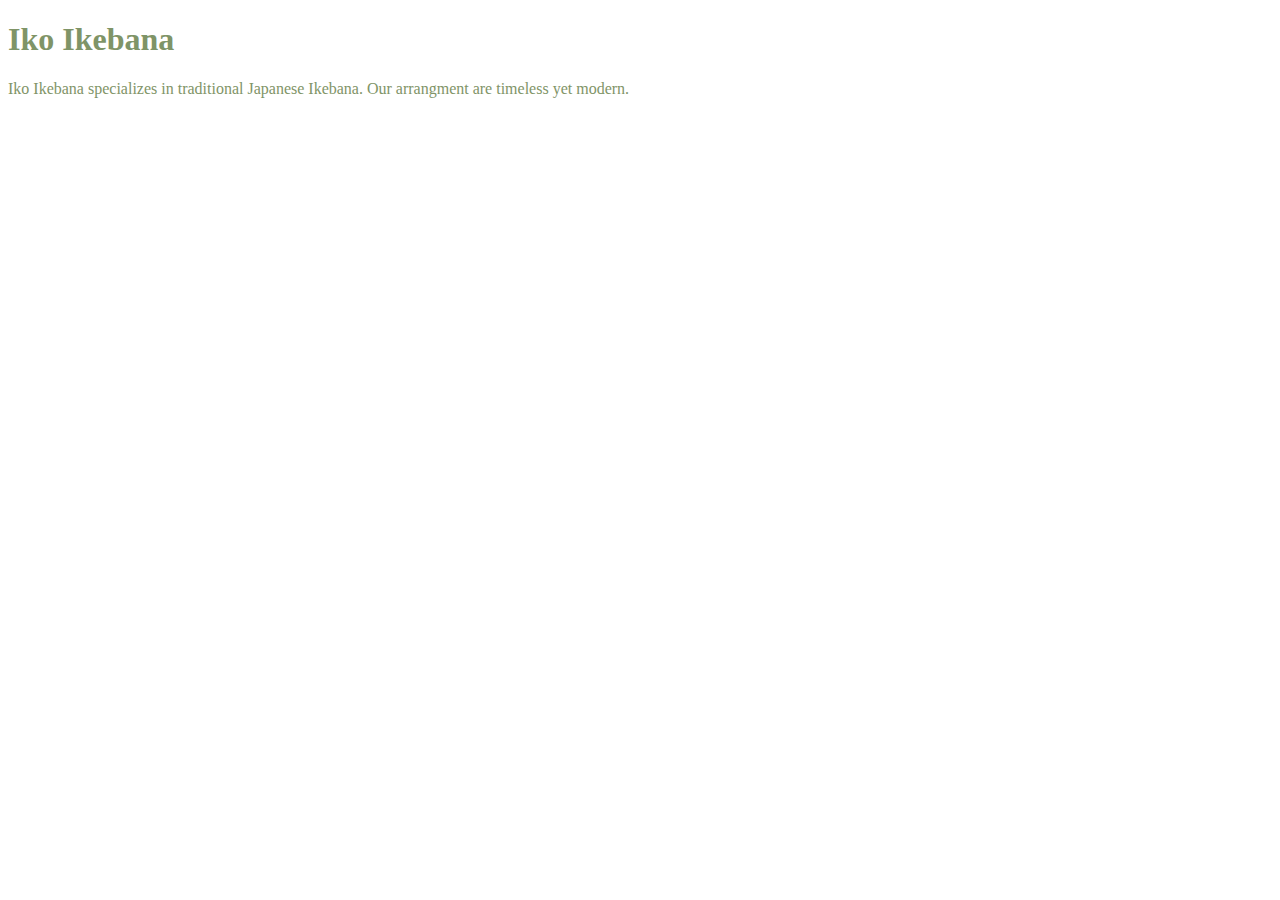
<file: unit_1/index.html>
<!DOCTYPE html>
<html>

<head>
<link rel="stylesheet" type="text/css" href="css/style.css">


<title>Iko Ikebana</title>

</head>

<body>

<h1>Iko Ikebana</h1>
<p>Iko Ikebana specializes in traditional Japanese Ikebana. Our arrangment are timeless yet modern.</p>

</body>

</html>
</file>
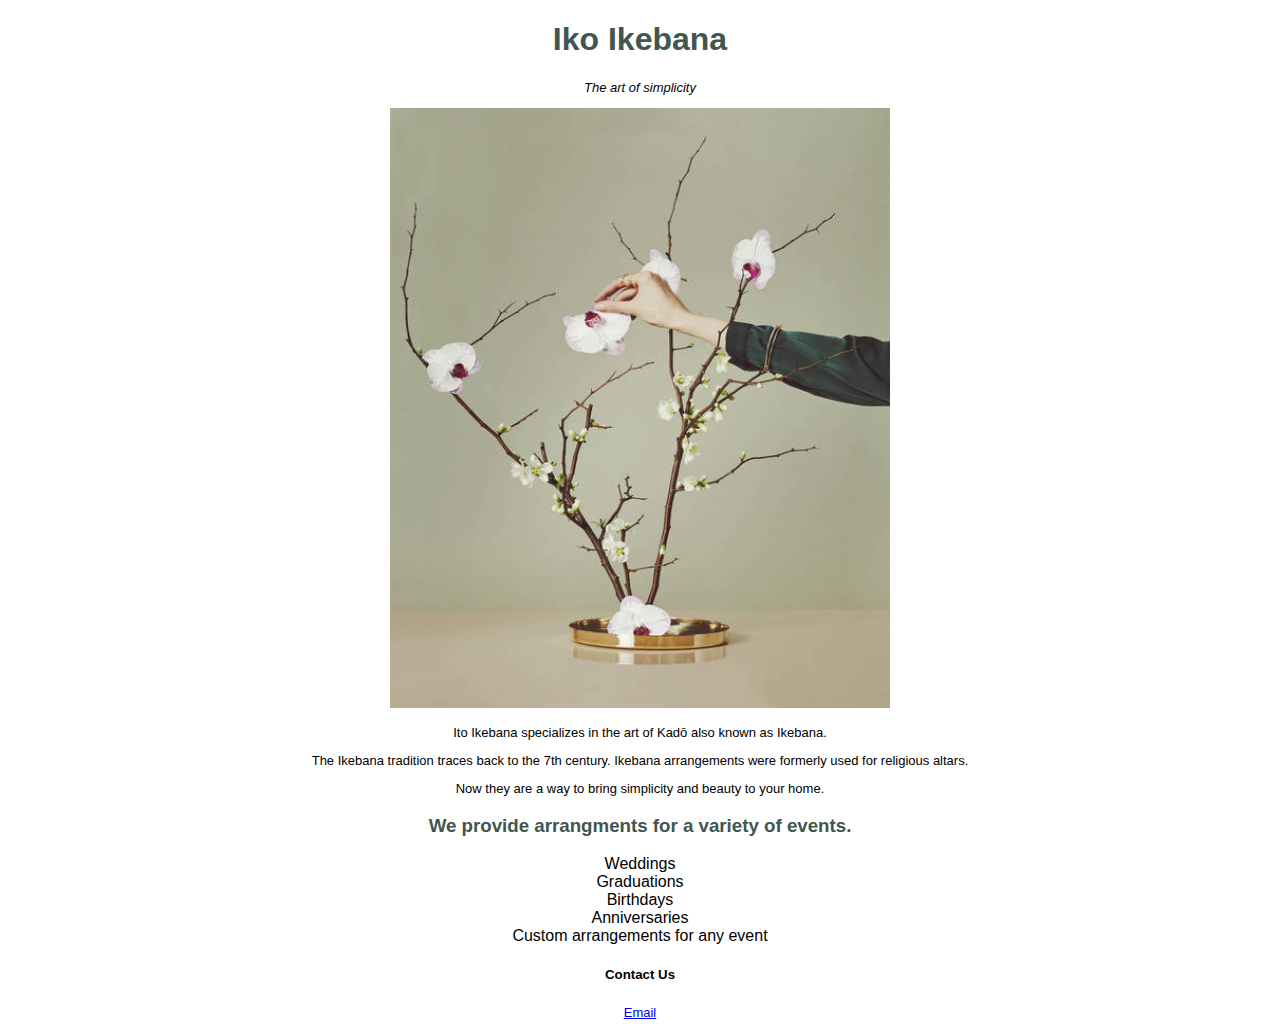
<file: unit_3/index.html>
<!DOCTYPE html>

<html>



<head>
<link rel="stylesheet" type="text/css" href="css/style.css">

	<title>Iko Ikebana</title>

</head>




<body>
<h1>Iko Ikebana</h1>
<p id="slogan">The art of simplicity</p>

<!-- insert image carousel -->

<img src="img/hero_image.jpg" alt="ikebana arrangement" title="ikebana arrangement with orchids" style="width:500px;height:600px;" id="hero_image">

	<p>Ito Ikebana specializes in the art of Kadō also known as Ikebana.</p>

		<p>The Ikebana tradition traces back to the 7th century. 
Ikebana arrangements were formerly used for religious altars.</p> 

	<p>Now they are a way to bring simplicity and beauty to your home.</p>

<div>
	<!-- insert images -->

</div>


<div>
	
	<!-- insert images -->
</div>


<h3>We provide arrangments for a variety of events.</h3>
<ul>
<li>Weddings</li>
<li>Graduations</li>
<li>Birthdays</li>
<li>Anniversaries</li>
<li>Custom arrangements for any event</li>			
</ul>


<!-- Insert images from instagram/ examples of work -->


<h5>Contact Us</h5>
<p> 
	<a href="mailto:tatjanavoves@gmail.com?Subject=Hello" target="_top">Email</a>
</p>

<footer>
	
	<!-- insert contact information and social media here -->

</footer>


</body>





</html>
</file>
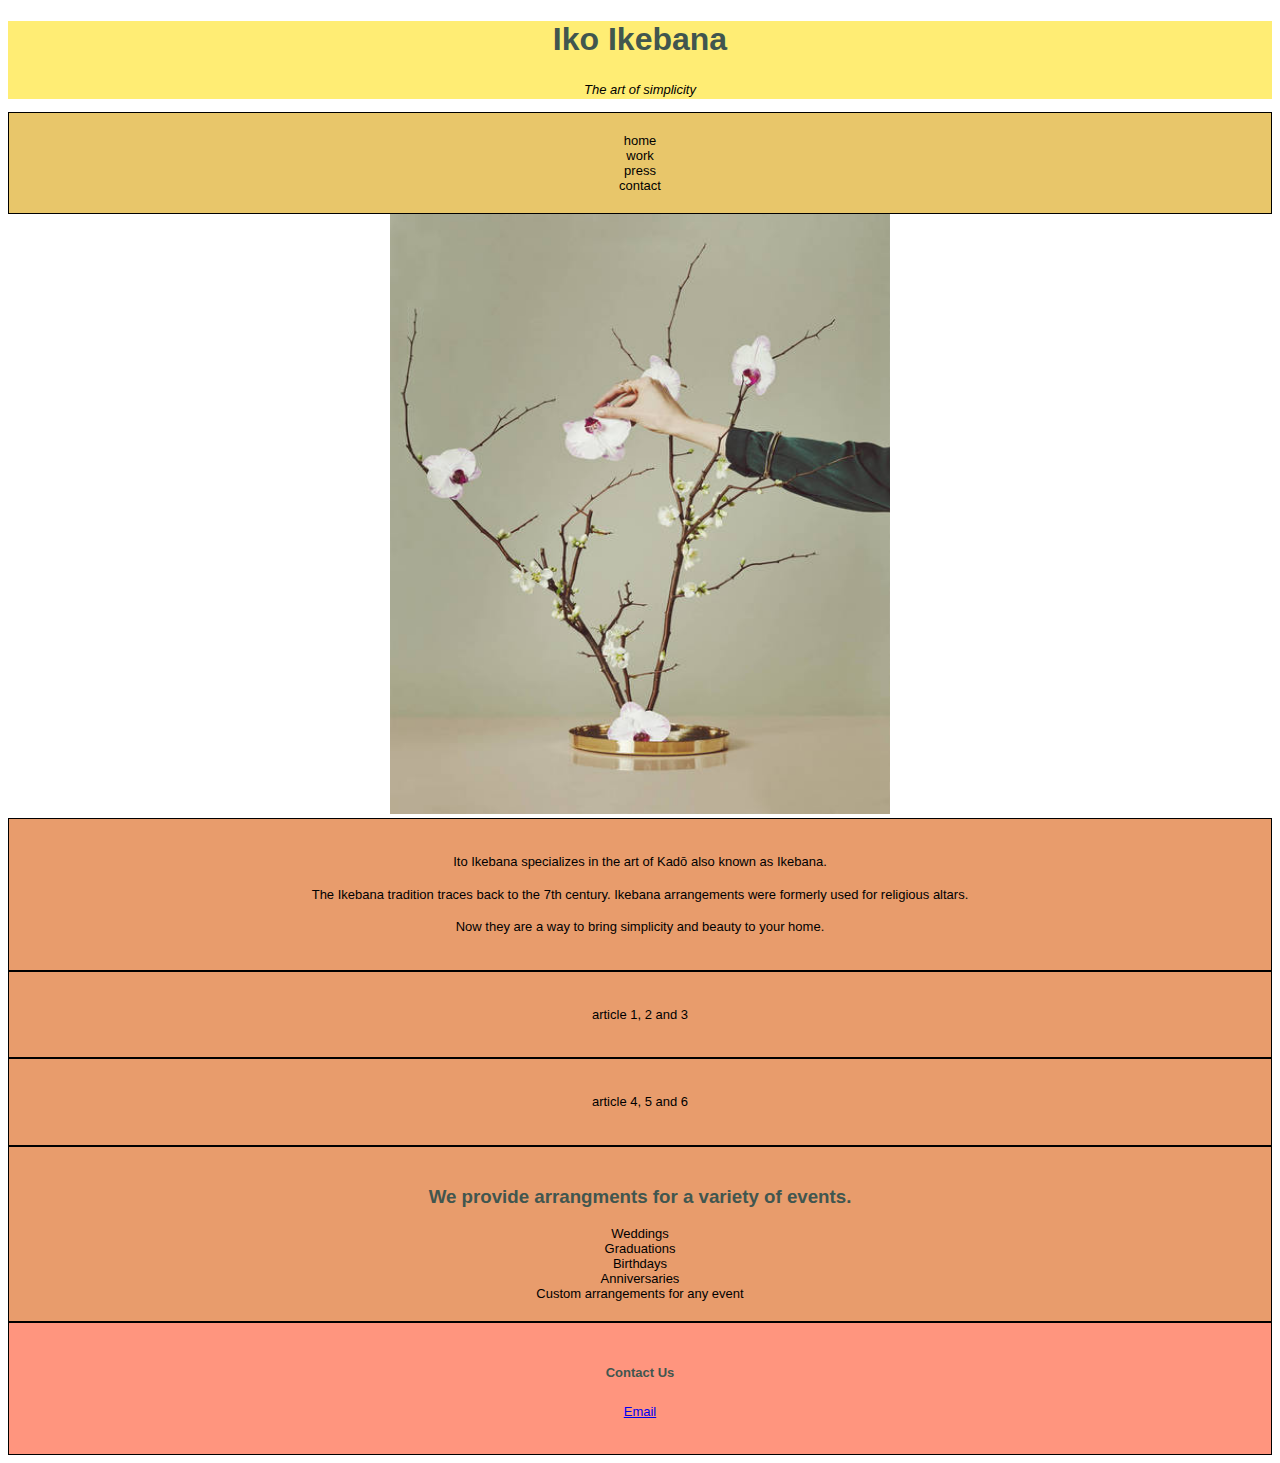
<file: unit_5/index.html>
<!DOCTYPE html>

<html>



<head>
<link rel="stylesheet" type="text/css" href="css/style.css">

	<title>Iko Ikebana</title>

</head>




<body>
	

<header>

<h1>Iko Ikebana</h1>
<p id="slogan">The art of simplicity</p>

</header>

<nav>
	<ul>
		<li>home</li>
		<li>work</li>
		<li>press</li>
		<li>contact</li>
	<!-- insert nav here -->

</nav>



<!--insert hero image here  -->
<img src="img/hero_image.jpg" alt="ikebana arrangement" title="ikebana arrangement with orchids" style="width:500px;height:600px;" id="hero_image">

<!-- Business description -->

<article class =" description"
>
	<p>Ito Ikebana specializes in the art of Kadō also known as Ikebana.</p>

		<p>The Ikebana tradition traces back to the 7th century. 
Ikebana arrangements were formerly used for religious altars.</p> 

	<p>Now they are a way to bring simplicity and beauty to your home.</p>

	</article>

<article class = "row1">

	<!-- insert artcicles- row 1 -->
	<p> article 1, 2 and 3 </p>

</article>
	



<article class ="row2">

	<p> article 4, 5 and 6 </p>

	<!-- insert articles- row 2 -->

	</article>


<article class ="what we do">
<h3>We provide arrangments for a variety of events.</h3>
<ul>
<li>Weddings</li>
<li>Graduations</li>
<li>Birthdays</li>
<li>Anniversaries</li>
<li>Custom arrangements for any event</li>			
</ul>

</article>

<!-- Insert images from instagram/ examples of work -->



<footer>

	<h5>Contact Us</h5>
<p> 
	<a href="mailto:tatjanavoves@gmail.com?Subject=Hello" target="_top">Email</a>
</p>
	
	<!-- insert contact information and social media here -->

</footer>


</body>





</html>
</file>
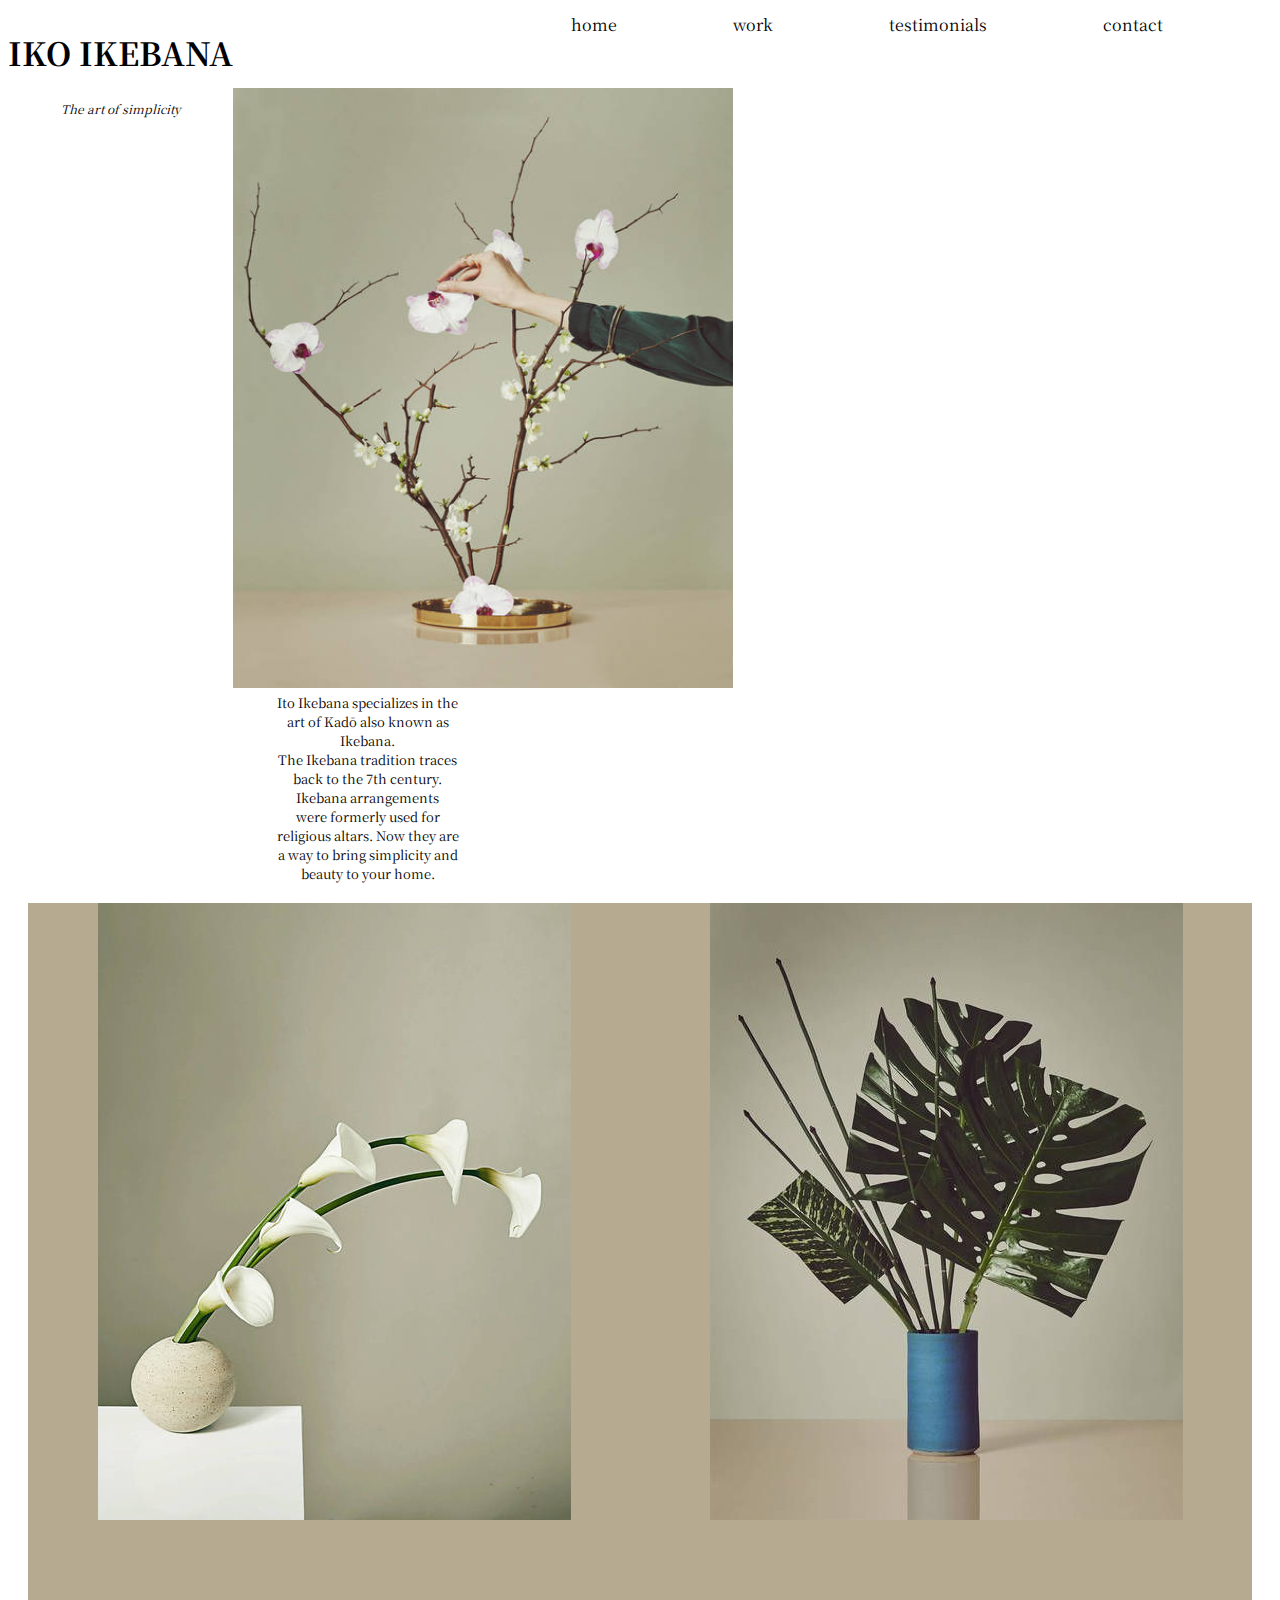
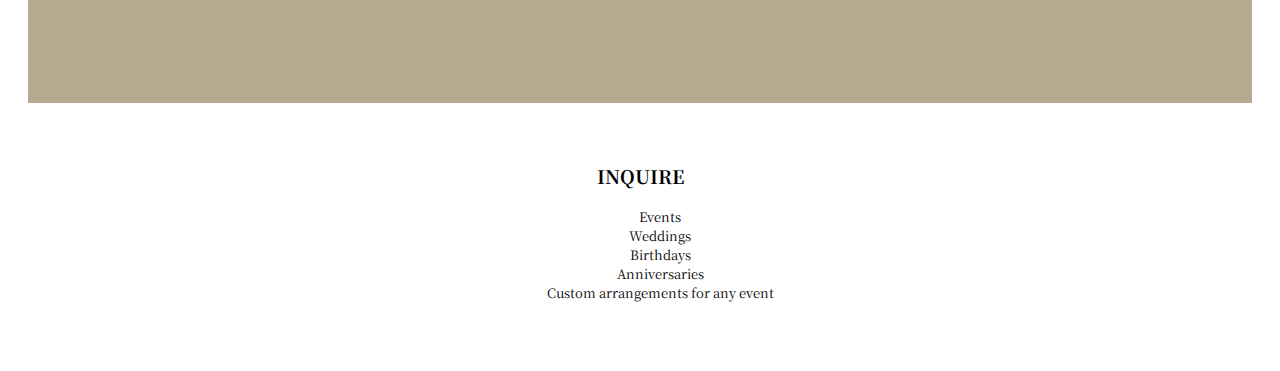
<file: unit_6/index.html>
<!DOCTYPE html>

<html>



<head>
<link rel="stylesheet" type="text/css" href="css/style.css">

<link href="https://fonts.googleapis.com/css?family=Noto+Serif+JP" rel="stylesheet">

	<title>Iko Ikebana</title>

</head>




<body>
	

<header>
<div id="main_header" class="clearfix">
<h1>IKO IKEBANA</h1>
<p id="slogan">The art of simplicity</p>

</header>

<nav>
<div id="navigation" class="clearfix">	
	<!-- insert nav here -->
<a href="#">home</a>
<a href="#">work</a>
<a href="#">testimonials</a>
<a href="#">contact</a>

</nav>
</div>

<div class="hero_image">
<!--insert hero image here  -->
<img src="img/hero_image.jpg" alt="ikebana arrangement" title="ikebana arrangement with orchids" style="width:500px;height:600px;" id="hero_image">


<ul>
<li>Ito Ikebana specializes in the art of Kadō also known as Ikebana.</li>
<li>The Ikebana tradition traces back to the 7th century. Ikebana arrangements</li>
<li> were formerly used for religious altars. Now they are a way to bring simplicity and beauty to your home.</li>
</ul>

</div>

<!-- Business description -->




<section id="two_column" class="clearfix">



<aside id="left">



	<!-- insert articles- row 1 -->
	<img src="img/iris.jpg">
	
	
</aside>
	



<article id="right">

<img src="img/monstera.jpg">
	

	
	<!-- insert articles- row 2 -->

	</article>

</section>




<!-- Insert images from instagram/ examples of work -->



<footer>


	<div class="contact">

		<h3> 
			<a href="mailto:tatjanavoves@gmail.com?Subject=Hello" target="_top">INQUIRE</a></div>


				<ul>
		<li>Events</li>
		<li>Weddings</li>
		<li>Birthdays</li>
		<li>Anniversaries</li>
		<li>Custom arrangements for any event</li>
	</ul>
</h3>

	
	<!-- insert contact information and social media here -->

</footer>


</body>





</html>
</file>
<file: unit_1/css/style.css>
body {
    background-color: white;
}

h1, p {
    color: rgb(127,148,103);
}
</file>
<file: unit_3/css/style.css>
body {
	background-color: #fff;
	font-family:"Futura", sans-serif;
	text-align: center;
}

h1 {
	color:#41564f;
}

h3 {
	color:#41564f;
}

p {
	font-size: 13px;
}


ul {
	text-align: center;
	 list-style-type: none;
    margin: 0;
    padding: 0;

}

#slogan {
	font-style: italic;
}
</file>
<file: unit_5/css/style.css>
body {
	background-color: #fff;
	font-family:"Futura", sans-serif;
	text-align: center;
}

nav {
	background-color: #E8C66A;
	 border: 1px black solid;
    padding: 20px;
}

header {
	background-color: #FFED74;
}

h1 {
	color:#41564f;
	font-family: 'Montserrat', sans-serif;
}

h3 {
	color:#41564f;
	font-family: 'Montserrat', sans-serif;
}

h5 {
	font-size: 13px;
	font-family: 'Open Sans', sans-serif;
	color:#41564f;

}

p {
	font-size: 13px;
	font-family: 'Open Sans', sans-serif;
	line-height: 1.5em;

}


ul {
	text-align: center;
	 list-style-type: none;
    margin: 0;
    padding: 0;
    font-family: 'Open Sans', sans-serif;
    font-size: 13px;

}

#slogan {
	font-style: italic;
}

article {
	background-color: #E89C6C;
	 border: 1px black solid;
    padding: 20px;
}


footer {
	background-color: #FF957E;
	 border: 1px black solid;
    padding: 20px;
}
</file>
<file: unit_6/css/style.css>
body {
	background-color: #fff;
	font-family:'Noto Serif JP', sans-serif;
	text-align: center;
}

nav {
	background-color: ;
	 border: 
	 padding: 10px;
    float: right;
    margin: 5px;
    width: 50em;
    word-spacing: 7em;
  
}

header {
	background-color: #fff;
	float:left;

}

.hero_image {
	padding-top: 80px;
	align-content: center;


}

.description {
	display: inline-block;

}

h1 {
	color:#000;
	
}

h3 {
	color:#41564f;
	text-align: 
	
}

h5 {
	font-size: 13px;
	color:#41564f;

}

p {
	font-size: 12px;
	line-height: 2em;

}


ul {
	
	 list-style-type: none;
    margin: 0;
    padding-bottom: 0px;
    font-size: 13px;

}

a {
	color:#000;
	text-decoration: none;
}

a:hover {
	color:#006400;
	text-decoration: underline;
}

#slogan {
	font-style: italic;
}

#two_column {
    background-color: #fff;
    border:  ;
    padding: 20px;
}

#left {
    background-color: #b6aa91;
    float: left;
    width: 50%;
    height: 800px;
    display: block;
}

#right {
    background-color:#b6aa91; 
    float:right;
    width: 50%;
     height: 800px;
}

.clearfix:after {
    visibility: hidden;
    display: block;
    font-size: 0;
    content: " ";
    clear: both;
    height: 0;
}


footer {
	background-color: #;
	 border: ;
    padding: 20px;
    height:200px;
}
</file>
